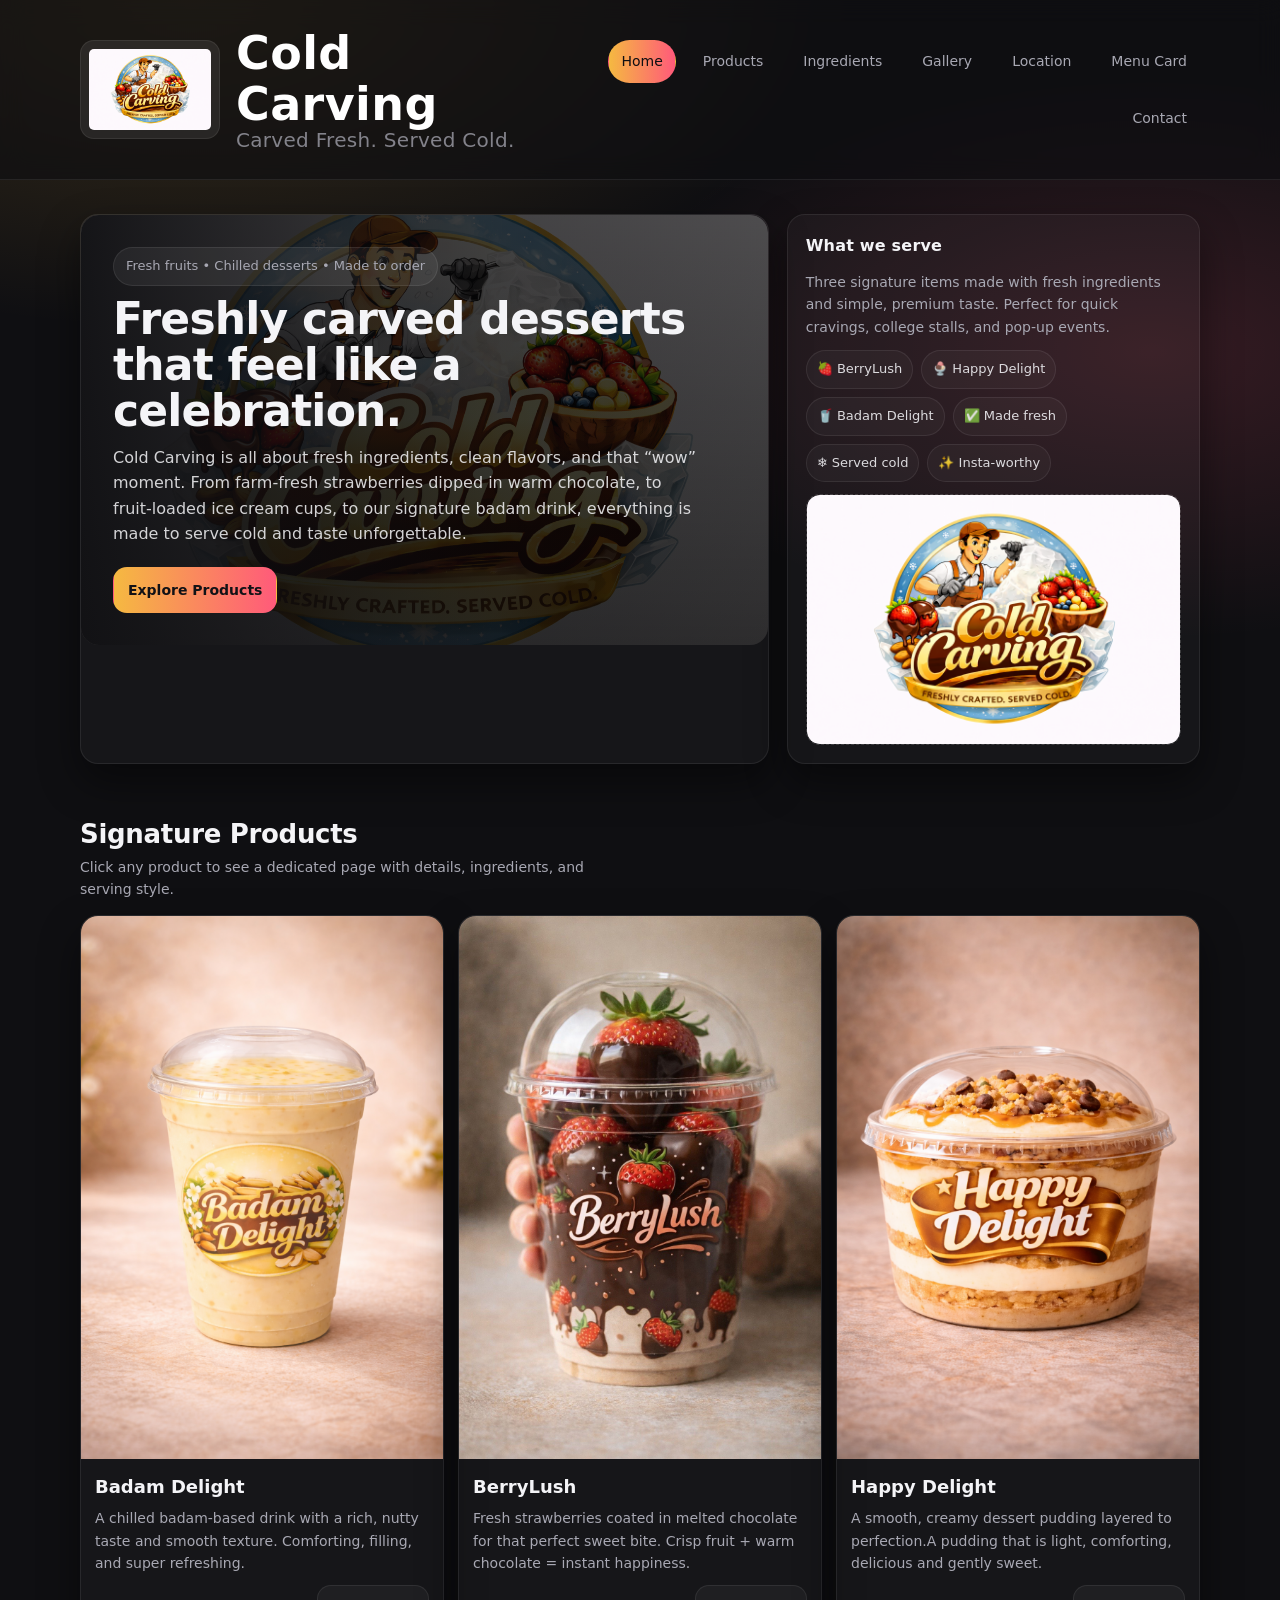
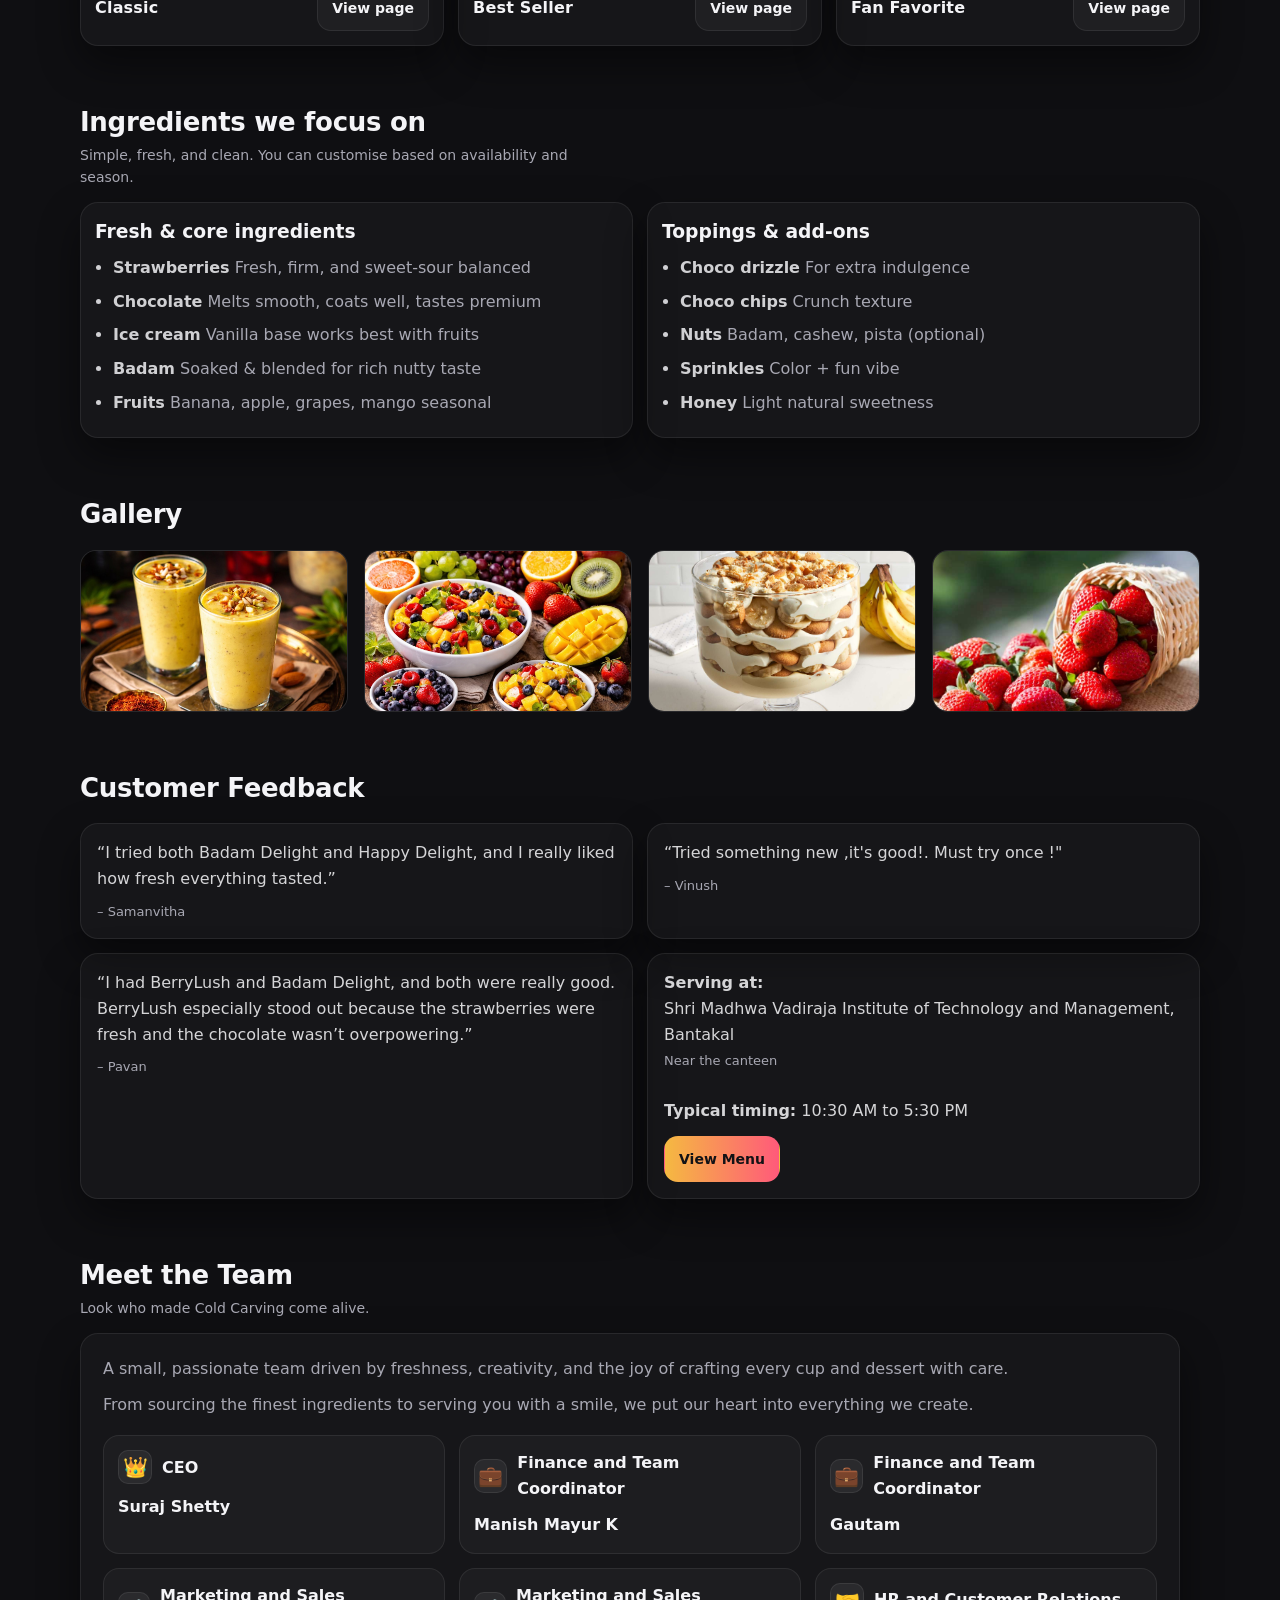
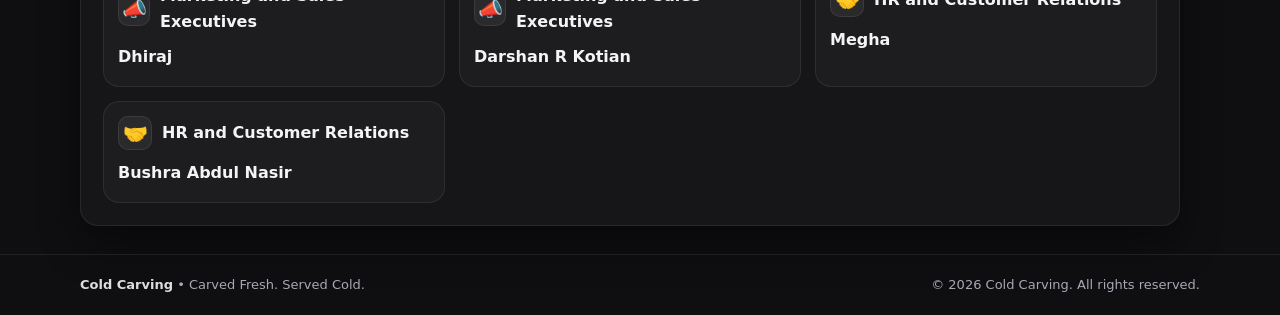
<file: index.html>
<!doctype html>
<html lang="en">
<head>
  <meta charset="utf-8" />
  <meta name="viewport" content="width=device-width, initial-scale=1" />
  <title>Cold Carving | Carved Fresh. Served Cold.</title>
  <meta name="description" content="Cold Carving serves fresh, chilled desserts and drinks: BerryLush, Happy Delight, and Badam Delight." />
  <link rel="stylesheet" href="style.css" />
</head>
<body>

  <!-- NAV -->
  <header class="nav">
    <div class="container nav-inner">
      <a class="brand" href="index.html">
        <img src="assets/logo.png" alt="Cold Carving logo" />
        <div class="title">
          <strong>Cold Carving</strong>
          <span>Carved Fresh. Served Cold.</span>
        </div>
      </a>

      <button class="menu-btn" id="menuBtn" aria-label="Open menu">☰</button>


      <nav class="nav-links" id="navLinks">
        <a class="active" href="index.html">Home</a>
        <a href="#products">Products</a>
        <a href="#ingredients">Ingredients</a>
        <a href="#gallery">Gallery</a>
        <a href="#location">Location</a>
        <a href="menu.html">Menu Card</a>
        <a href="#contact">Contact</a>
      </nav>
    </div>
  </header>

  <!-- HERO -->
  <section class="hero">
    <div class="container hero-grid">
      <div class="hero-card">
        <div class="hero-media">
          <div class="hero-overlay"></div>

          <div class="hero-content">
            <div class="badge">Fresh fruits • Chilled desserts • Made to order</div>
            <h1>Freshly carved desserts that feel like a celebration.</h1>
            <p>
              Cold Carving is all about fresh ingredients, clean flavors, and that “wow” moment.
              From farm-fresh strawberries dipped in warm chocolate, to fruit-loaded ice cream cups,
              to our signature badam drink, everything is made to serve cold and taste unforgettable.
            </p>

            <div class="hero-actions">
              <a class="btn primary" href="#products">Explore Products</a>
            </div>
          </div>
        </div>
      </div>

      <aside class="hero-card side-panel">
        <h3>What we serve</h3>
        <p>
          Three signature items made with fresh ingredients and simple, premium taste.
          Perfect for quick cravings, college stalls, and pop-up events.
        </p>

        <div class="pills">
          <div class="pill">🍓 BerryLush</div>
          <div class="pill">🍨 Happy Delight</div>
          <div class="pill">🥤 Badam Delight</div>
          <div class="pill">✅ Made fresh</div>
          <div class="pill">❄ Served cold</div>
          <div class="pill">✨ Insta-worthy</div>
        </div>

       <div class="note image-note">
  <img src="assets/logo.png" alt="Cold Carving dessert preview" />
</div>
      </aside>
    </div>
  </section>

  <!-- PRODUCTS -->
  <section class="section" id="products">
    <div class="container">
      <div class="section-head">
        <div>
          <h2>Signature Products</h2>
          <p>Click any product to see a dedicated page with details, ingredients, and serving style.</p>
        </div>
      </div>
 <div class="grid-3">
    <article class="card">
          <div class="media">
            <img src="assets/badamdelight.png" alt="Badam Delight chilled badam drink" />
          </div>
          <div class="body">
            <h3>Badam Delight</h3>
            <p>
              A chilled badam-based drink with a rich, nutty taste and smooth texture.
              Comforting, filling, and super refreshing.
            </p>
            <div class="meta">
              <div class="price">Classic</div>
              <a class="btn" href="badamdelight.html">View page</a>
            </div>
          </div>
        </article>
     <article class="card">
          <div class="media">
            <img src="assets/berrylush.jpeg" alt="BerryLush strawberries dipped in chocolate" />
          </div>
          <div class="body">
            <h3>BerryLush</h3>
            <p>
              Fresh strawberries coated in melted chocolate for that perfect sweet bite.
              Crisp fruit + warm chocolate = instant happiness.
            </p>
            <div class="meta">
              <div class="price">Best Seller</div>
              <a class="btn" href="berrylush.html">View page</a>
            </div>
          </div>
        </article>
        <article class="card">
          <div class="media">
            <img src="assets/happydelight.png" alt="Happy Delight pudding" />
          </div>
          <div class="body">
            <h3>Happy Delight</h3>
            <p>
              A smooth, creamy dessert pudding layered to perfection.A pudding that is light, comforting, delicious and gently sweet.
            </p>
            <div class="meta">
              <div class="price">Fan Favorite</div>
              <a class="btn" href="happydelight.html">View page</a>
            </div>
          </div>
        </article>
      </div>
    </div>
  </section>

  <!-- INGREDIENTS -->
  <section class="section" id="ingredients">
    <div class="container">
      <div class="section-head">
        <div>
          <h2>Ingredients we focus on</h2>
          <p>Simple, fresh, and clean. You can customise based on availability and season.</p>
        </div>
      </div>

      <div class="split">
        <div class="card list">
          <h3 style="margin:0;">Fresh & core ingredients</h3>
          <ul>
            <li><strong>Strawberries</strong> <span>Fresh, firm, and sweet-sour balanced</span></li>
            <li><strong>Chocolate</strong> <span>Melts smooth, coats well, tastes premium</span></li>
            <li><strong>Ice cream</strong> <span>Vanilla base works best with fruits</span></li>
            <li><strong>Badam</strong> <span>Soaked & blended for rich nutty taste</span></li>
            <li><strong>Fruits</strong> <span>Banana, apple, grapes, mango seasonal</span></li>
          </ul>
        </div>

        <div class="card list">
          <h3 style="margin:0;">Toppings & add-ons</h3>
          <ul>
            <li><strong>Choco drizzle</strong> <span>For extra indulgence</span></li>
            <li><strong>Choco chips</strong> <span>Crunch texture</span></li>
            <li><strong>Nuts</strong> <span>Badam, cashew, pista (optional)</span></li>
            <li><strong>Sprinkles</strong> <span>Color + fun vibe</span></li>
            <li><strong>Honey</strong> <span>Light natural sweetness</span></li>
          </ul>
        </div>
      </div>
    </div>
  </section>

  <!-- GALLERY -->
  <section class="section" id="gallery">
    <div class="container">
      <div class="section-head">
        <div>
          <h2>Gallery</h2>
        </div>
      </div>

      <div class="gallery">
        <div class="g"><img src="assets/gallery1.jpeg" alt="Gallery photo 1"></div>
        <div class="g"><img src="assets/gallery2.jpeg" alt="Gallery photo 2"></div>
        <div class="g"><img src="assets/gallery9.jpg" alt="Gallery photo 3"></div>
        <div class="g"><img src="assets/gallery5.jpg" alt="Gallery photo 4"></div>
      </div>
    </div>
  </section>

  <!-- TESTIMONIALS + LOCATION -->
  <section class="section" id="location">
    <div class="container">
      <div class="section-head">
        <div>
          <h2>Customer Feedback</h2>
        </div>
      </div>

      <div class="split">
        <div class="card quote">
          <p>
            “I tried both Badam Delight and Happy Delight, and I really liked how fresh everything tasted.”
          </p>
          <div class="who">– Samanvitha</div>
        </div>
           <div class="card quote">
          <p>
            “Tried something new ,it's good!. Must try once !"
          </p>
          <div class="who">– Vinush</div>
        </div>
         <div class="card quote">
          <p>
           “I had BerryLush and Badam Delight, and both were really good. BerryLush especially stood out because the strawberries were fresh and the chocolate wasn’t overpowering.”
          </p>
          <div class="who">– Pavan</div>
        </div>
        <div class="card quote">
          <p>
            <strong>Serving at:</strong><br />
            Shri Madhwa Vadiraja Institute of Technology and Management, Bantakal<br />
            <span class="small">Near the canteen</span><br /><br />
            <strong>Typical timing:</strong> 10:30 AM to 5:30 PM
          </p>
          <div class="hero-actions" style="margin-top:12px;">
  <a class="btn primary" href="menu.html">View Menu</a>

          </div>
        </div>
      </div>
    </div>
  </section>


  <!-- TEAM -->
<section class="section" id="contact">
  <div class="container">
    <div class="section-head">
      <div>
        <h2><strong>Meet the Team</strong></h2>
        <p>Look who made Cold Carving come alive.</p>
      </div>
    </div>

    <div class="card team-card" style="max-width:1100px;">
  <p class="team-lead">
    A small, passionate team driven by freshness, creativity, and the joy of crafting every cup and dessert with care.
  </p>
  <p class="team-lead">
    From sourcing the finest ingredients to serving you with a smile, we put our heart into everything we create.
  </p>

  <div class="team-grid">
    <div class="team-item">
      <div class="team-role">
        <span class="role-icon">👑</span>
        <strong>CEO</strong>
      </div>
      <div class="team-name">Suraj Shetty</div>
    </div>

    <div class="team-item">
      <div class="team-role">
        <span class="role-icon">💼</span>
        <strong>Finance and Team Coordinator</strong>
      </div>
      <div class="team-name">Manish Mayur K</div>
    </div>

    <div class="team-item">
      <div class="team-role">
        <span class="role-icon">💼</span>
        <strong>Finance and Team Coordinator</strong>
      </div>
      <div class="team-name">Gautam</div>
    </div>

    <div class="team-item">
      <div class="team-role">
        <span class="role-icon">📣</span>
        <strong>Marketing and Sales Executives</strong>
      </div>
      <div class="team-name">Dhiraj</div>
    </div>

    <div class="team-item">
      <div class="team-role">
        <span class="role-icon">📣</span>
        <strong>Marketing and Sales Executives</strong>
      </div>
      <div class="team-name">Darshan R Kotian</div>
    </div>

    <div class="team-item">
      <div class="team-role">
        <span class="role-icon">🤝</span>
        <strong>HR and Customer Relations</strong>
      </div>
      <div class="team-name">Megha</div>
    </div>

    <div class="team-item">
      <div class="team-role">
        <span class="role-icon">🤝</span>
        <strong>HR and Customer Relations</strong>
      </div>
      <div class="team-name">Bushra Abdul Nasir</div>
    </div>
  </div>
</section>

  <footer class="footer">
    <div class="container kicker">
      <div>
        <strong>Cold Carving</strong> <span class="small">• Carved Fresh. Served Cold.</span>
      </div>
      <div class="small">© <span id="year"></span> Cold Carving. All rights reserved.</div>
    </div>
  </footer>

  <script>
    document.getElementById("year").textContent = new Date().getFullYear();
  </script>
  <script src="script.js"></script>
</body>
</html>
</file>
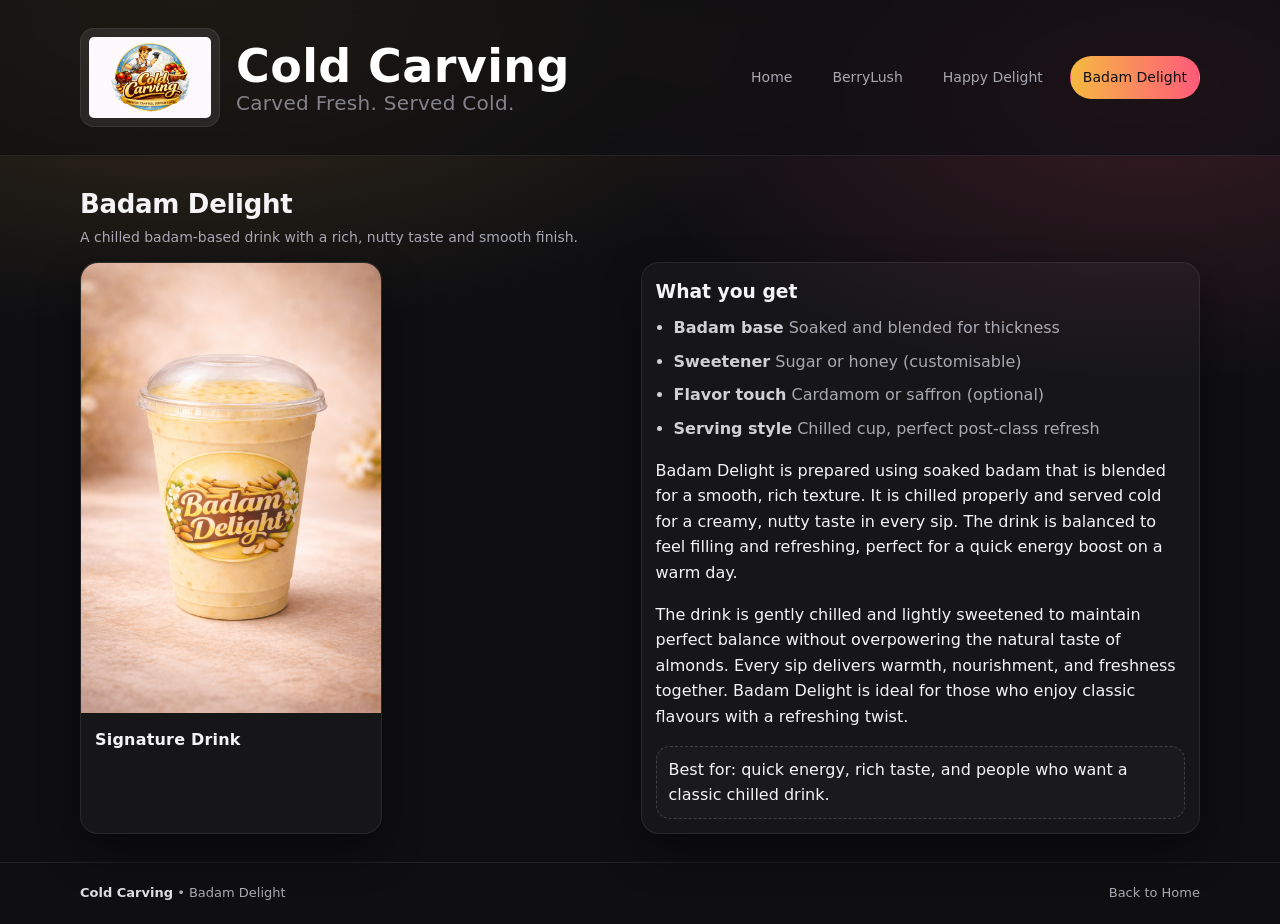
<file: badamdelight.html>
<!doctype html>
<html lang="en">
<head>
  <meta charset="utf-8" />
  <meta name="viewport" content="width=device-width, initial-scale=1" />
  <title>Badam Delight | Cold Carving</title>
  <link rel="stylesheet" href="style.css" />
</head>
<body>
  <header class="nav">
    <div class="container nav-inner">
      <a class="brand" href="index.html">
        <img src="assets/logo.png" alt="Cold Carving logo" />
        <div class="title">
          <strong>Cold Carving</strong>
          <span>Carved Fresh. Served Cold.</span>
        </div>
      </a>
      <button class="menu-btn" id="menuBtn" aria-label="Open menu">Menu</button>
      <nav class="nav-links" id="navLinks">
        <a href="index.html">Home</a>
        <a href="berrylush.html">BerryLush</a>
        <a href="happydelight.html">Happy Delight</a>
        <a class="active" href="badamdelight.html">Badam Delight</a>
      </nav>
    </div>
  </header>

  <section class="section">
    <div class="container">
      <div class="section-head">
        <div>
          <h2>Badam Delight</h2>
          <p>A chilled badam-based drink with a rich, nutty taste and smooth finish.</p>
        </div>
      </div>

      <div class="split product-split">

       <div class="card product-image-card">

         <div class="media product-media">
  <img src="assets/badamdelight.png" alt="Badam Delight" class="product-img" />
</div>

<div class="body">
  <div class="meta">
    <div class="price">Signature Drink</div>
  </div>
</div>

        </div>

        <div class="card list">
          <h3 style="margin:0;">What you get</h3>
          <ul>
            <li><strong>Badam base</strong> <span>Soaked and blended for thickness</span></li>
            <li><strong>Sweetener</strong> <span>Sugar or honey (customisable)</span></li>
            <li><strong>Flavor touch</strong> <span>Cardamom or saffron (optional)</span></li>
            <li><strong>Serving style</strong> <span>Chilled cup, perfect post-class refresh</span></li>
          </ul>
<p class="product-description">
  Badam Delight is prepared using soaked badam that is blended for a smooth, rich texture.
  It is chilled properly and served cold for a creamy, nutty taste in every sip. The drink is
  balanced to feel filling and refreshing, perfect for a quick energy boost on a warm day.
</p>
          <p class="product-description1">
  The drink is gently chilled and lightly sweetened to maintain perfect balance without overpowering the natural taste of almonds. Every sip delivers warmth, nourishment, and freshness together. Badam Delight is ideal for those who enjoy classic flavours with a refreshing twist.
</p>
          <div class="note" style="margin-top:12px;">
            Best for: quick energy, rich taste, and people who want a classic chilled drink.
          </div>
        </div>
      </div>
    </div>
  </section>

  <footer class="footer">
    <div class="container kicker">
      <div><strong>Cold Carving</strong> <span class="small">• Badam Delight</span></div>
      <div class="small"><a href="index.html">Back to Home</a></div>
    </div>
  </footer>

  <script src="script.js"></script>
</body>
</html>
</file>
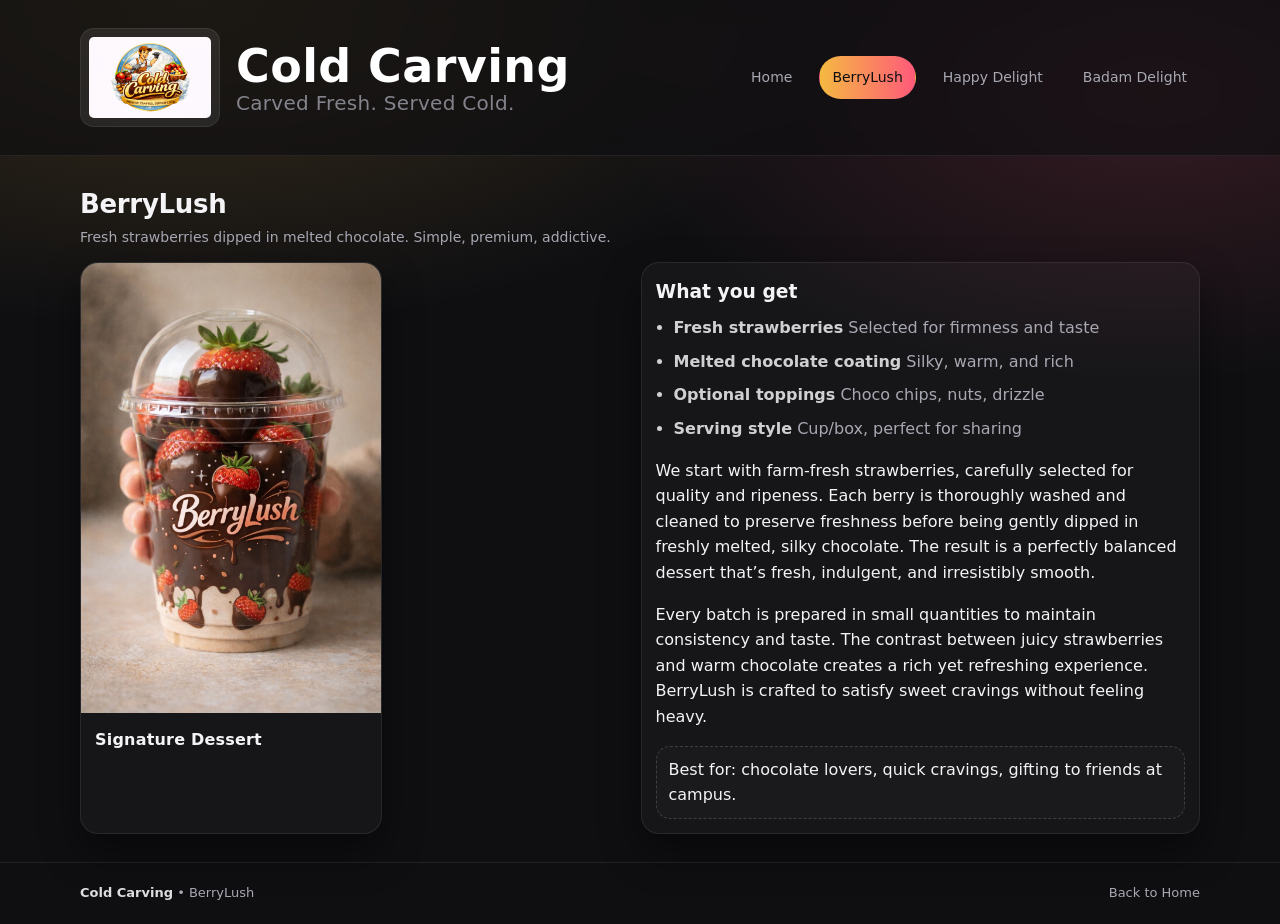
<file: berrylush.html>
<!doctype html>
<html lang="en">
<head>
  <meta charset="utf-8" />
  <meta name="viewport" content="width=device-width, initial-scale=1" />
  <title>BerryLush | Cold Carving</title>
  <link rel="stylesheet" href="style.css" />
</head>
<body>
  <header class="nav">
    <div class="container nav-inner">
      <a class="brand" href="index.html">
        <img src="assets/logo.png" alt="Cold Carving logo" />
        <div class="title">
          <strong>Cold Carving</strong>
          <span>Carved Fresh. Served Cold.</span>
        </div>
      </a>
      <button class="menu-btn" id="menuBtn" aria-label="Open menu">Menu</button>
      <nav class="nav-links" id="navLinks">
        <a href="index.html">Home</a>
        <a class="active" href="berrylush.html">BerryLush</a>
        <a href="happydelight.html">Happy Delight</a>
        <a href="badamdelight.html">Badam Delight</a>
      </nav>
    </div>
  </header>

  <section class="section">
    <div class="container">
      <div class="section-head">
        <div>
          <h2>BerryLush</h2>
          <p>Fresh strawberries dipped in melted chocolate. Simple, premium, addictive.</p>
        </div>
      </div>

      <div class="split product-split">
        <div class="card product-image-card">
          <div class="media product-media">
  <img src="assets/berrylush.jpeg" alt="BerryLush" class="product-img" />
        </div>
          <div class="body">
            <div class="meta">
              <div class="price">Signature Dessert</div>
            </div>
          </div>
        </div>

        <div class="card list">
          <h3 style="margin:0;">What you get</h3>
          <ul>
            <li><strong>Fresh strawberries</strong> <span>Selected for firmness and taste</span></li>
            <li><strong>Melted chocolate coating</strong> <span>Silky, warm, and rich</span></li>
            <li><strong>Optional toppings</strong> <span>Choco chips, nuts, drizzle</span></li>
            <li><strong>Serving style</strong> <span>Cup/box, perfect for sharing</span></li>
          </ul>
          <p class="product-description">
  We start with farm-fresh strawberries, carefully selected for quality and ripeness.
  Each berry is thoroughly washed and cleaned to preserve freshness before being gently
  dipped in freshly melted, silky chocolate. The result is a perfectly balanced dessert
  that’s fresh, indulgent, and irresistibly smooth.
</p>
          <p class="product=description1">
            Every batch is prepared in small quantities to maintain consistency and taste. The contrast between juicy strawberries and warm chocolate creates a rich yet refreshing experience. BerryLush is crafted to satisfy sweet cravings without feeling heavy.
          </p>
          <div class="note" style="margin-top:12px;">
            Best for: chocolate lovers, quick cravings, gifting to friends at campus.
          </div>
        </div>
      </div>
    </div>
  </section>

  <footer class="footer">
    <div class="container kicker">
      <div><strong>Cold Carving</strong> <span class="small">• BerryLush</span></div>
      <div class="small"><a href="index.html">Back to Home</a></div>
    </div>
  </footer>

  <script src="script.js"></script>
</body>
</html>
</file>
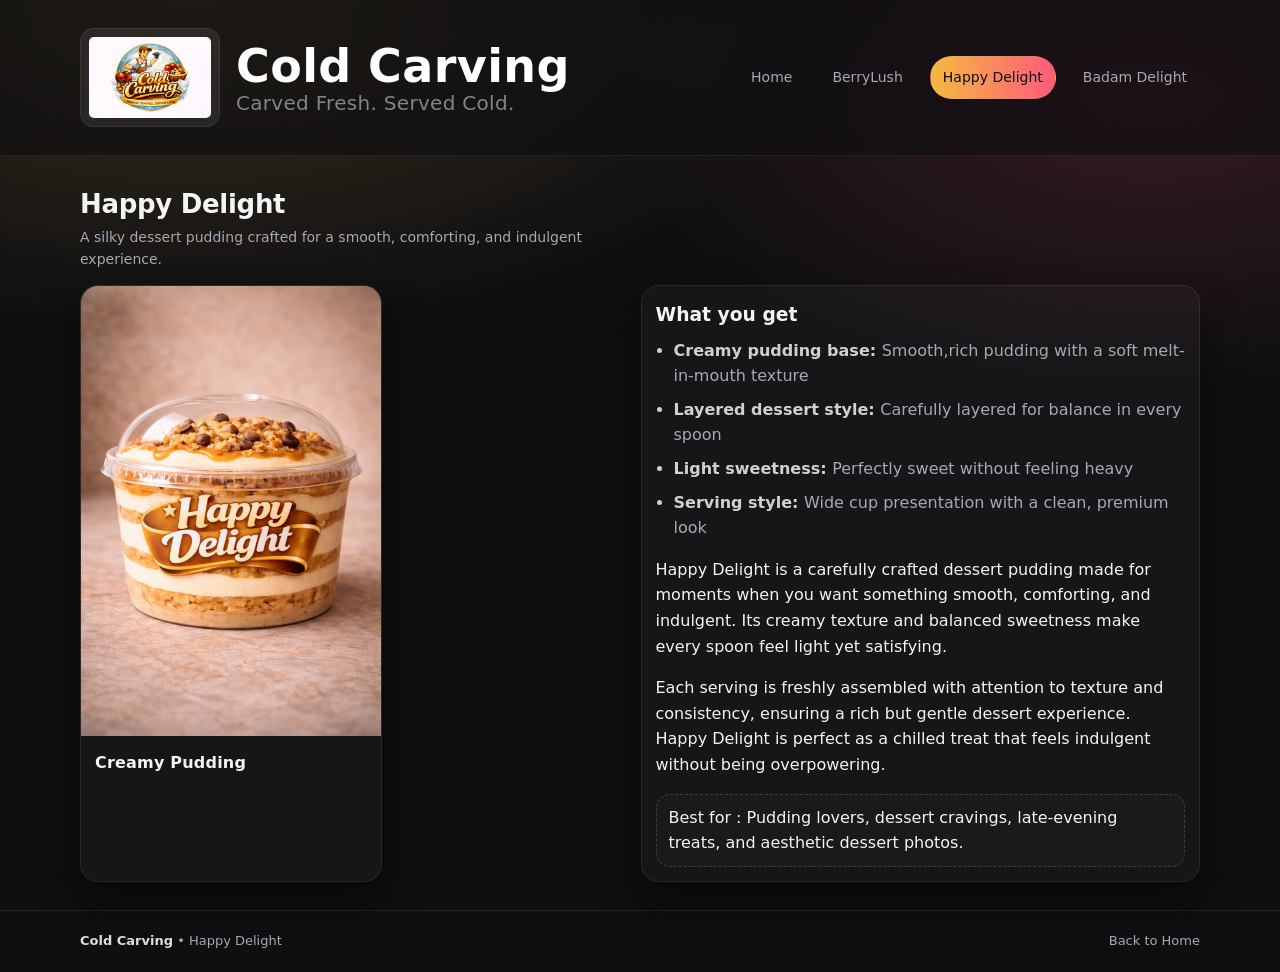
<file: happydelight.html>
<!doctype html>
<html lang="en">
<head>
  <meta charset="utf-8" />
  <meta name="viewport" content="width=device-width, initial-scale=1" />
  <title>Happy Delight | Cold Carving</title>
  <link rel="stylesheet" href="style.css" />
</head>
<body>
  <header class="nav">
    <div class="container nav-inner">
      <a class="brand" href="index.html">
        <img src="assets/logo.png" alt="Cold Carving logo" />
        <div class="title">
          <strong>Cold Carving</strong>
          <span>Carved Fresh. Served Cold.</span>
        </div>
      </a>
      <button class="menu-btn" id="menuBtn" aria-label="Open menu">Menu</button>
      <nav class="nav-links" id="navLinks">
        <a href="index.html">Home</a>
        <a href="berrylush.html">BerryLush</a>
        <a class="active" href="happydelight.html">Happy Delight</a>
        <a href="badamdelight.html">Badam Delight</a>
      </nav>
    </div>
  </header>

  <section class="section">
    <div class="container">
      <div class="section-head">
        <div>
          <h2>Happy Delight</h2>
          <p>A silky dessert pudding crafted for a smooth, comforting, and indulgent experience.</p>
        </div>
      </div>

      <div class="split product-split">
<div class="card product-image-card">
          <div class="media product-media">
  <img src="assets/happydelight.png" alt="Happy Delight" class="product-img" />
</div>

<div class="body">
  <div class="meta">
    <div class="price">Creamy Pudding</div>
  </div>
</div>

        </div>

        <div class="card list">
          <h3 style="margin:0;">What you get</h3>
          <ul>
            <li><strong>Creamy pudding base: </strong> <span>Smooth,rich pudding with a soft melt-in-mouth texture</span></li>
            <li><strong>Layered dessert style: </strong> <span>Carefully layered for balance in every spoon</span></li>
            <li><strong>Light sweetness: </strong> <span>Perfectly sweet without feeling heavy</span></li>
            <li><strong>Serving style: </strong> <span>Wide cup presentation with a clean, premium look</span></li>
          </ul>
          <p class="product-description">
  Happy Delight is a carefully crafted dessert pudding made for moments when you want something smooth, comforting, and indulgent. Its creamy texture and balanced sweetness make every spoon feel light yet satisfying.
</p>
          <p class="product-description1">
  Each serving is freshly assembled with attention to texture and consistency, ensuring a rich but gentle dessert experience. Happy Delight is perfect as a chilled treat that feels indulgent without being overpowering.
          </p>
          <div class="note" style="margin-top:12px;">
           Best for : Pudding lovers, dessert cravings, late-evening treats, and aesthetic dessert photos.
          </div>
        </div>
      </div>
    </div>
  </section>

  <footer class="footer">
    <div class="container kicker">
      <div><strong>Cold Carving</strong> <span class="small">• Happy Delight</span></div>
      <div class="small"><a href="index.html">Back to Home</a></div>
    </div>
  </footer>

  <script src="script.js"></script>
</body>
</html>
</file>
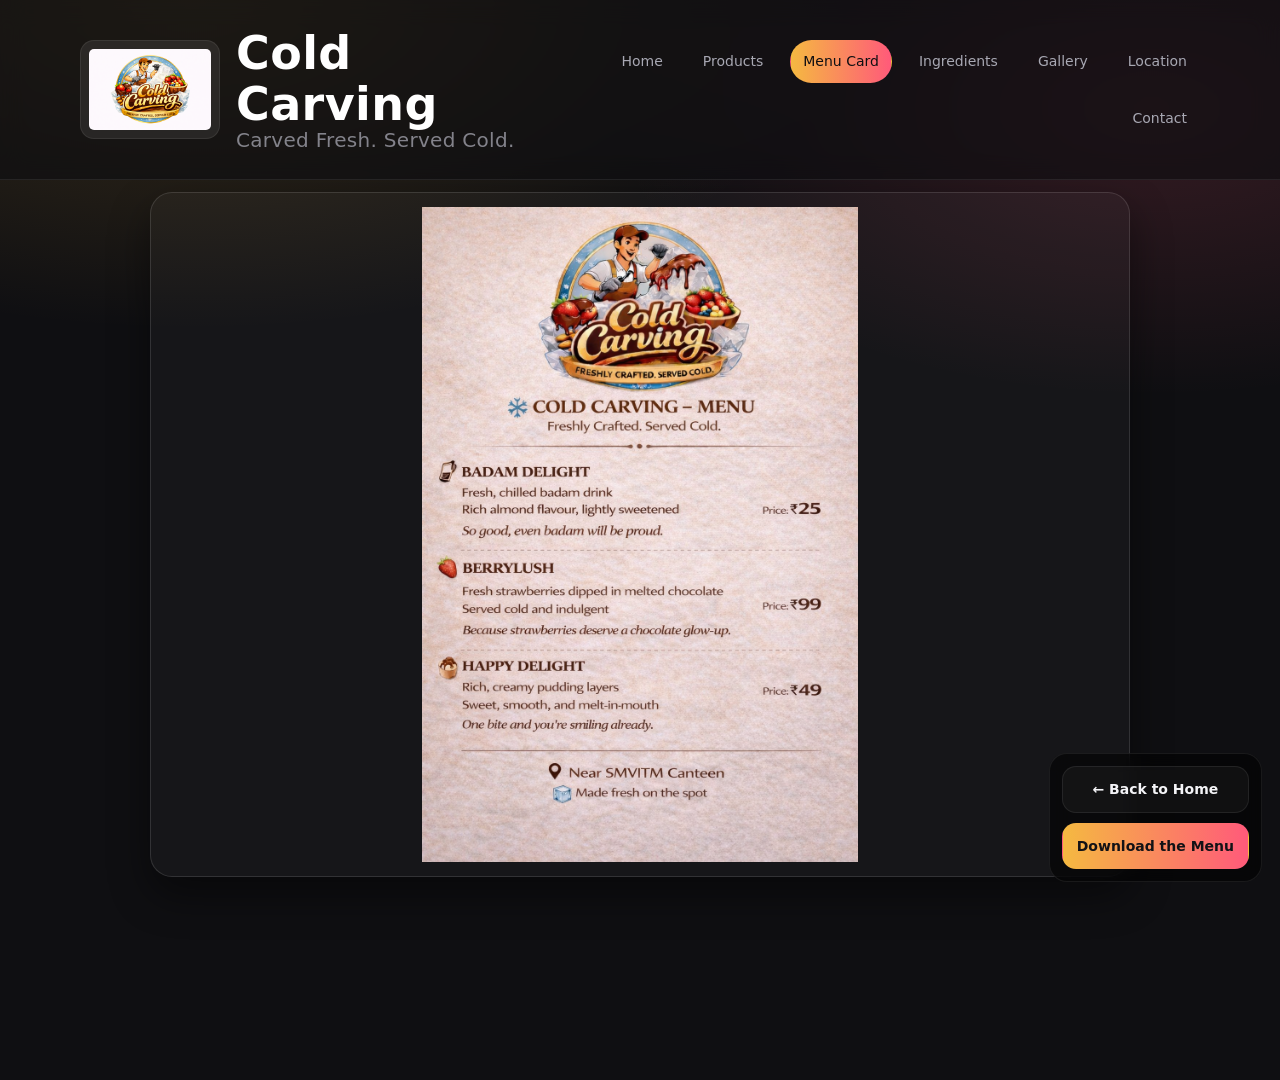
<file: menu.html>
<!doctype html>
<html lang="en">
<head>
  <meta charset="utf-8" />
  <meta name="viewport" content="width=device-width, initial-scale=1" />
  <title>Menu | Cold Carving</title>

  <!-- cache-bust so latest CSS loads on GitHub pages -->
  <link rel="stylesheet" href="style.css?v=200" />
</head>

<body class="menu-view">

  <!-- NAV -->
  <header class="nav">
    <div class="container nav-inner">
      <a class="brand" href="index.html">
        <img src="assets/logo.png" alt="Cold Carving logo" />
        <div class="title">
          <strong>Cold Carving</strong>
          <span>Carved Fresh. Served Cold.</span>
        </div>
      </a>

      <button class="menu-btn" id="menuBtn" aria-label="Open menu">☰</button>

      <nav class="nav-links" id="navLinks">
        <a href="index.html">Home</a>
        <a href="index.html#products">Products</a>
        <a class="active" href="menu.html">Menu Card</a>
        <a href="index.html#ingredients">Ingredients</a>
        <a href="index.html#gallery">Gallery</a>
        <a href="index.html#location">Location</a>
        <a href="index.html#contact">Contact</a>
      </nav>
    </div>
  </header>

  <!-- MENU -->
  <main class="menu-page">
    <div class="menu-box">
      <img class="menu-img" src="assets/menu1.png" alt="Cold Carving Menu" />
    </div>

    <div class="menu-actions">
      <a class="btn" href="index.html">← Back to Home</a>
      <a class="btn primary" href="assets/menu1.png" target="_blank" rel="noopener">Download the Menu</a>
    </div>
  </main>

  <script>
    // mobile nav toggle (same as script.js, but safe here too)
    const menuBtn = document.getElementById("menuBtn");
    const navLinks = document.getElementById("navLinks");
    if (menuBtn && navLinks) {
      menuBtn.addEventListener("click", () => navLinks.classList.toggle("open"));
    }

    // set real navbar height so menu never hides behind it
    function setNavHeight(){
      const nav = document.querySelector(".nav");
      if(!nav) return;
      document.documentElement.style.setProperty("--nav-real-h", nav.offsetHeight + "px");
    }
    window.addEventListener("load", setNavHeight);
    window.addEventListener("resize", setNavHeight);
    setNavHeight();
  </script>

  <script src="script.js"></script>
</body>
</html>
</file>
<file: style.css>
:root{
  --bg:#0f0f12;
  --card:#17171c;
  --muted:#a8a8b3;
  --nav-h: 500px;
  --text:#f4f4f7;
  --accent:#f5b941;
  --accent2:#ff5a7a;
  --line: rgba(255,255,255,0.08);
  --shadow: 0 18px 40px rgba(0,0,0,0.45);
  --radius: 18px;
  --max: 1120px;
}

*{ box-sizing:border-box; }
html{ scroll-behavior:smooth; }
body{
  margin:0;
  font-family: ui-sans-serif, system-ui, -apple-system, Segoe UI, Roboto, Helvetica, Arial;
  background: radial-gradient(1200px 600px at 15% 0%, rgba(245,185,65,0.18), transparent 55%),
              radial-gradient(900px 480px at 90% 10%, rgba(255,90,122,0.16), transparent 60%),
              var(--bg);
  color: var(--text);
  line-height:1.6;
}

a{ color:inherit; text-decoration:none; }
img{ max-width:100%; display:block; }

.container{
  width: min(92%, var(--max));
  margin: 0 auto;
}

.nav{
  position: sticky;
  top:0;
  z-index: 50;
  backdrop-filter: blur(12px);
  background: rgba(15,15,18,0.65);
  border-bottom: 1px solid var(--line);
  padding: 16px 0;
}

.nav-inner{
  display:flex;
  align-items:center;
  justify-content:space-between;
  padding: 12px 0;
  gap: 14px;
}

.brand{
  display:flex;
  align-items:center;
  gap: 14px;          /* more space between logo & text */
  min-width: 260px;
}

.brand img{
  width: 70px;            /* BIGGER */
  height: 70px;           /* BIGGER */
  object-fit: contain;
  border-radius: 14px;
  background: rgba(255,255,255,0.08);
  padding: 8px;
  border: 1px solid var(--line);
}

.brand .title{
  display:flex;
  flex-direction:column;
  line-height:1.1;
}
.brand .title strong{
  letter-spacing:0.4px;
  font-size: 18px;    /* balances big logo */
}

.brand .title span{
  color: var(--muted);
  font-size: 12px;
}

.nav-links{
  display:flex;
  align-items:center;
  gap: 14px;
  flex-wrap: wrap;
  justify-content: flex-end;
}

.nav-links a{
  padding: 9px 12px;
  border-radius: 999px;
  color: var(--muted);
  border: 1px solid transparent;
  transition: 160ms ease;
  font-size: 14px;
}
.nav-links a:hover{
  color: var(--text);
  border-color: var(--line);
  background: rgba(255,255,255,0.04);
}
.nav-links a.active{
  color: var(--bg);
  background: linear-gradient(90deg, var(--accent), var(--accent2));
  border-color: transparent;
}

.menu-btn{
  display:none;
  border:1px solid var(--line);
  background: rgba(255,255,255,0.04);
  color: var(--text);
  padding: 10px 12px;
  border-radius: 12px;
  cursor:pointer;
}

.hero{
  padding: 34px 0 22px;
}

.hero-grid{
  display:grid;
  grid-template-columns: 1.25fr 0.75fr;
  gap: 18px;
  align-items: stretch;
}

.hero-card{
  border: 1px solid var(--line);
  background: rgba(255,255,255,0.03);
  border-radius: var(--radius);
  overflow:hidden;
  box-shadow: var(--shadow);
}

.hero-media{
  position:relative;
  min-height: 320px;
  background: #111;
}
.hero-media img{
  width:100%;
  height:100%;
  object-fit: cover;
  filter: contrast(1.03) saturate(1.05);
}

.hero-overlay{
  position:absolute;
  inset:0;
  background: linear-gradient(90deg, rgba(15,15,18,0.92), rgba(15,15,18,0.3) 60%, rgba(15,15,18,0.15));
}

.hero-content{
  position:absolute;
  inset:0;
  padding: 20px 24px;
  display:flex;
  flex-direction:column;
  justify-content:flex-end;
  gap: 10px;
}
.hero-content h1{
  margin-bottom: 12px;
}

.badge{
  display:inline-flex;
  align-items:center;
  gap: 8px;
  width: fit-content;
  padding: 8px 12px;
  border-radius: 999px;
  background: rgba(255,255,255,0.06);
  border: 1px solid var(--line);
  color: var(--muted);
  font-size: 13px;
}

.hero-content h1{
  margin:0;
  font-size: 44px;
  letter-spacing: -0.8px;
  line-height: 1.05;
}
.hero-content p{
  margin:0;
  color: rgba(244,244,247,0.85);
  max-width: 58ch;
}

.hero-actions{
  margin-top: 10px;
  display:flex;
  gap: 10px;
  flex-wrap: wrap;
}

.btn{
  display:inline-flex;
  align-items:center;
  justify-content:center;
  gap: 10px;
  padding: 11px 14px;
  border-radius: 14px;
  border: 1px solid var(--line);
  background: rgba(255,255,255,0.04);
  color: var(--text);
  cursor:pointer;
  transition: 160ms ease;
  font-weight: 600;
  font-size: 14px;
}
.btn:hover{ transform: translateY(-1px); background: rgba(255,255,255,0.06); }
.btn.primary{
  border-color: transparent;
  background: linear-gradient(90deg, var(--accent), var(--accent2));
  color: #121216;
}
.btn.primary:hover{ filter: brightness(1.02); }

.side-panel{
  padding: 18px;
  display:flex;
  flex-direction:column;
  gap: 12px;
}
.side-panel h3{ margin:0; font-size: 16px; letter-spacing:0.2px; }
.side-panel p{ margin:0; color: var(--muted); font-size: 14px; }

.pills{
  display:flex;
  flex-wrap: wrap;
  gap: 8px;
}
.pill{
  padding: 8px 10px;
  border-radius: 999px;
  border: 1px solid var(--line);
  background: rgba(255,255,255,0.03);
  color: rgba(244,244,247,0.88);
  font-size: 13px;
}

.section{
  padding: 28px 0;
}
.section-head{
  display:flex;
  align-items:flex-end;
  justify-content:space-between;
  gap: 14px;
  margin-bottom: 14px;
}
.section-head h2{
  margin:0;
  font-size: 26px;
  letter-spacing: -0.3px;
}
.section-head p{
  margin:0;
  color: var(--muted);
  max-width: 60ch;
  font-size: 14px;
}

.grid-3{
  display:grid;
  grid-template-columns: repeat(3, 1fr);
  gap: 14px;
}

.card{
  border: 1px solid var(--line);
  background: rgba(255,255,255,0.03);
  border-radius: var(--radius);
  overflow:hidden;
  box-shadow: var(--shadow);
}

/* ===== PRODUCT PAGE FULL IMAGE FIX ===== */
.card .media{
  height: auto;
  background: #111;
  padding: 0;
  display: block;
}

.card .media img{
  width: 100%;
  height: auto;
  object-fit: contain;
  display: block;
}

.card .body{
  padding: 14px;
}
.card .body h3{
  margin: 0 0 6px;
  font-size: 18px;
}
.card .body p{
  margin: 0 0 10px;
  color: var(--muted);
  font-size: 14px;
}
.card .meta{
  display:flex;
  align-items:center;
  justify-content:space-between;
  gap: 10px;
  flex-wrap: wrap;
}
.price{
  font-weight: 800;
  letter-spacing:0.2px;
}
.small{
  font-size: 13px;
  color: var(--muted);
}

.split{
  display:grid;
  grid-template-columns: 1fr 1fr;
  gap: 14px;
}

.list{
  padding: 14px;
}
.list ul{
  margin: 8px 0 0;
  padding-left: 18px;
  color: rgba(244,244,247,0.88);
}
.list li{ margin: 8px 0; color: rgba(244,244,247,0.84); }
.list li span{ color: var(--muted); }

.gallery{
  display:grid;
  grid-template-columns: repeat(4, 1fr);
  gap: 16px;
}
.gallery .g{
  border-radius: 16px;
  overflow:hidden;
  border: 1px solid var(--line);
  background: rgba(255,255,255,0.03);
}
.gallery img{
  height: 160px;
  width:100%;
  object-fit: cover;
}

.quote{
  padding: 16px;
}
.quote p{ margin:0; color: rgba(244,244,247,0.86); }
.quote .who{ margin-top: 10px; color: var(--muted); font-size: 13px; }

.contact{
  padding: 16px;
  display:grid;
  gap: 10px;
}
.field{
  display:grid;
  gap: 6px;
}
.field label{
  font-size: 13px;
  color: var(--muted);
}
.field input, .field textarea{
  width:100%;
  padding: 11px 12px;
  border-radius: 14px;
  border: 1px solid var(--line);
  background: rgba(255,255,255,0.03);
  color: var(--text);
  outline:none;
}
.field textarea{ min-height: 110px; resize: vertical; }
.field input:focus, .field textarea:focus{
  border-color: rgba(245,185,65,0.55);
  box-shadow: 0 0 0 4px rgba(245,185,65,0.12);
}

.footer{
  border-top: 1px solid var(--line);
  padding: 20px 0;
  color: var(--muted);
  font-size: 13px;
}

.kicker{
  display:flex;
  gap: 10px;
  flex-wrap: wrap;
  align-items:center;
  justify-content:space-between;
}
.kicker strong{ color: rgba(244,244,247,0.9); }
.note{
  border: 1px dashed rgba(255,255,255,0.16);
  padding: 10px 12px;
  border-radius: 14px;
  background: rgba(255,255,255,0.02);
}

/* Responsive */
@media (max-width: 980px){
  .hero-grid{ grid-template-columns: 1fr; }
  .hero-media{ height: 330px; }
  .grid-3{ grid-template-columns: 1fr; }
  .split{ grid-template-columns: 1fr; }
  .gallery{ grid-template-columns: repeat(2, 1fr); }
  .menu-btn{ display:inline-flex; }
  .nav-links{
    display:none;
    width:100%;
    padding: 10px 0 2px;
  }
  .nav-links.open{ display:flex; }
  .nav-inner{ align-items:flex-start; }
}
@media (max-width: 520px){
  .hero-content h1{ font-size: 34px; }
  .gallery{ grid-template-columns: 1fr; }
}
/* ===== PRODUCT PAGE IMAGE SIZE CONTROL ===== */
.product-media{
  height: auto !important;
  padding: 0 !important;
  background: transparent;
  display: inline-flex;
  justify-content: center;
}

.product-img{
  width: 85%;           /* smaller but still prominent */
  max-width: 300px;     /* caps the size on big screens */
  height: auto;
  object-fit: contain; /* no cropping */
  display: block;
}

/* Make the image card hug the image width */
.product-image-card{
  width: fit-content;
  max-width: 100%;
}

.product-image-card .media{
  width: fit-content;
}

.product-image-card .body{
  width: fit-content;
}
/* ===== PRODUCT PAGE: reduce gap between image & info ===== */
.product-split{
  gap: 1px;   /* reduced gap (default was larger) */
}
/* ===== HERO BACKGROUND IMAGE ===== */
.hero-media{
  position: relative;
  min-height: 420px;
  width: 100%;
  border-radius: 18px;
  overflow: hidden;

  background-image:
    linear-gradient(rgba(0,0,0,0.65), rgba(0,0,0,0.8)),
    url("assets/logo.png");

  background-size: 120%;
  background-position: center;
  background-repeat: no-repeat;
}


/* Overlay stays behind text */
.hero-overlay{
  position: absolute;
  inset: 0;
  z-index: 1;
}

/* Text always on top */
.hero-content{
  position: relative;
  z-index: 2;
  padding: 32px;
}
/* ===== BRANDING: BIGGER LOGO + TITLE ===== */
.brand img{
  width: 140px;          /* increase logo size */
  height: auto;
  object-fit: contain;
}

.brand .title strong{
  font-size: 46px;        /* BIG title */
  font-weight: 800;
  letter-spacing: 0.4px;
  color: #fff;
  line-height: 1.1;
}


.brand .title span{
  font-size: 20px;
  opacity: 0.75;
  letter-spacing: 0.3px;
}

.brand{
  gap: 16px;              /* space between logo & text */
}

/* ===== SIDE PANEL IMAGE NOTE ===== */
.image-note{
  padding: 0;
  overflow: hidden;
}

.image-note img{
  width: 100%;
  height: auto;
  display: block;
  border-radius: 12px;
}
/* ===== TEAM GRID CARDS ===== */
.team-card{
  padding: 22px;
}

.team-lead{
  margin: 0 0 10px 0;
  color: var(--muted);
  line-height: 1.6;
}

.team-grid{
  margin-top: 18px;
  display: grid;
  grid-template-columns: repeat(3, 1fr);
  gap: 14px;
}

.team-item{
  border: 1px solid var(--line);
  background: rgba(255,255,255,0.03);
  border-radius: 16px;
  padding: 14px 14px 12px 14px;
}

.team-role{
  display: flex;
  align-items: center;
  gap: 10px;
  margin-bottom: 10px;
}

.role-icon{
  font-size: 20px;
  line-height: 1;
  display: inline-flex;
  align-items: center;
  justify-content: center;
  width: 34px;
  height: 34px;
  border-radius: 10px;
  background: rgba(255,255,255,0.06);
  border: 1px solid var(--line);
}

.team-name{
  font-weight: 800;
  font-size: 16px;
  margin-bottom: 4px;
}

.team-id{
  color: var(--muted);
  font-size: 13px;
}

/* Responsive */
@media (max-width: 900px){
  .team-grid{
    grid-template-columns: repeat(2, 1fr);
  }
}

@media (max-width: 560px){
  .team-grid{
    grid-template-columns: 1fr;
  }
}
/* =========================
   MENU PAGE (CENTER BOX FIT)
   ========================= */

.menu-view .menu-page{
  /* space below sticky nav, but tight */
  padding-top: 12px;
  padding-bottom: 22px;

  /* keep center horizontally, start near top (no fake top gap) */
  min-height: 100vh;
  display: grid;
  justify-items: center;
  align-content: start;
  gap: 14px;
}


.menu-view .menu-box{
  width: min(92vw, 980px);

  /* this is the key: menu fits inside visible height */
  height: calc(100vh - var(--nav-real-h, 140px) - 35px);

  border-radius: 22px;
  border: 1px solid rgba(255,255,255,0.12);
  background: rgba(255,255,255,0.03);
  box-shadow: var(--shadow);

  display: flex;
  align-items: center;
  justify-content: center;

  padding: 14px;
  overflow: hidden;
}

.menu-view .menu-img{
  width: 100%;
  height: 100%;
  object-fit: contain;  /* shows full menu inside the box */
  border-radius: 16px;
}

/* keep buttons at side, not covering menu */
.menu-view .menu-actions{
  position: fixed;
  right: 18px;
  bottom: 18px;
  display: flex;
  flex-direction: column;
  gap: 10px;
  background: rgba(0,0,0,0.55);
  backdrop-filter: blur(10px);
  padding: 12px;
  border-radius: 18px;
  border: 1px solid var(--line);
  z-index: 999;
}

.menu-view .menu-actions .btn{
  white-space: nowrap;
}
</file>
